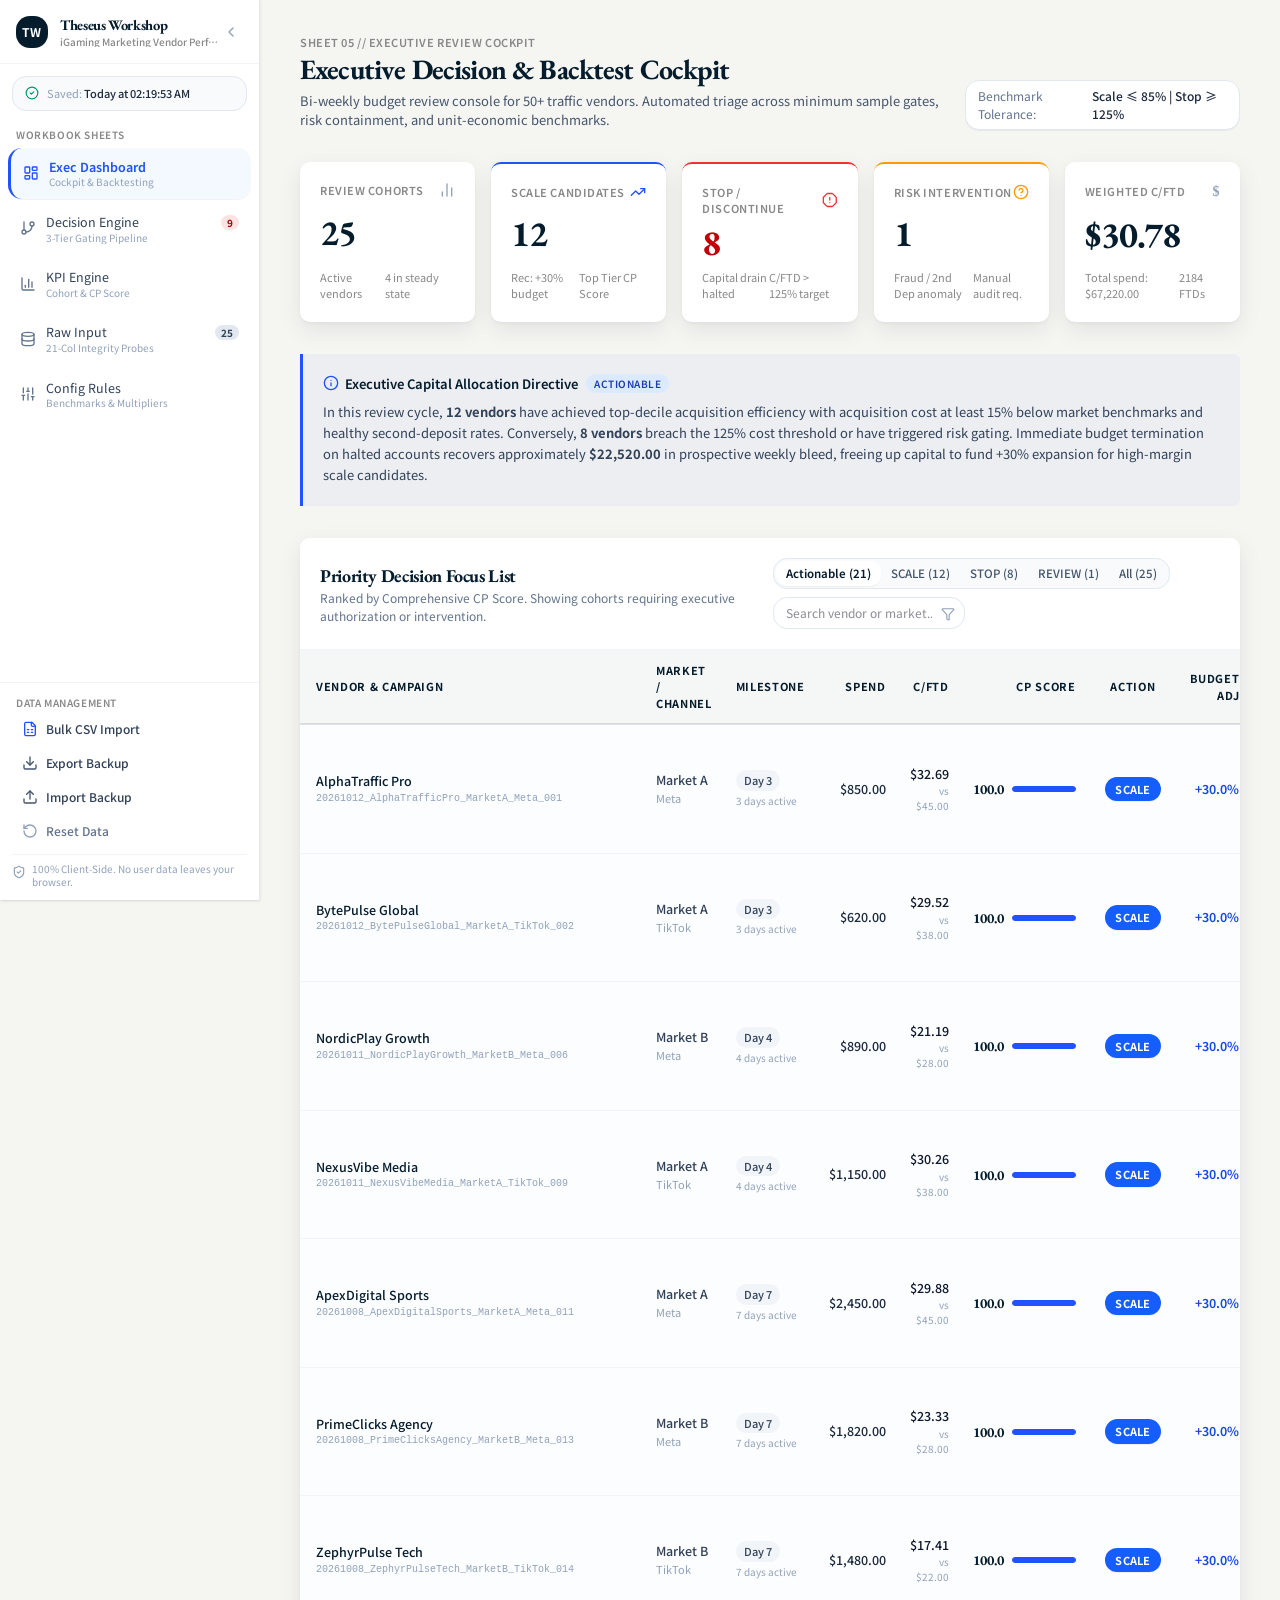
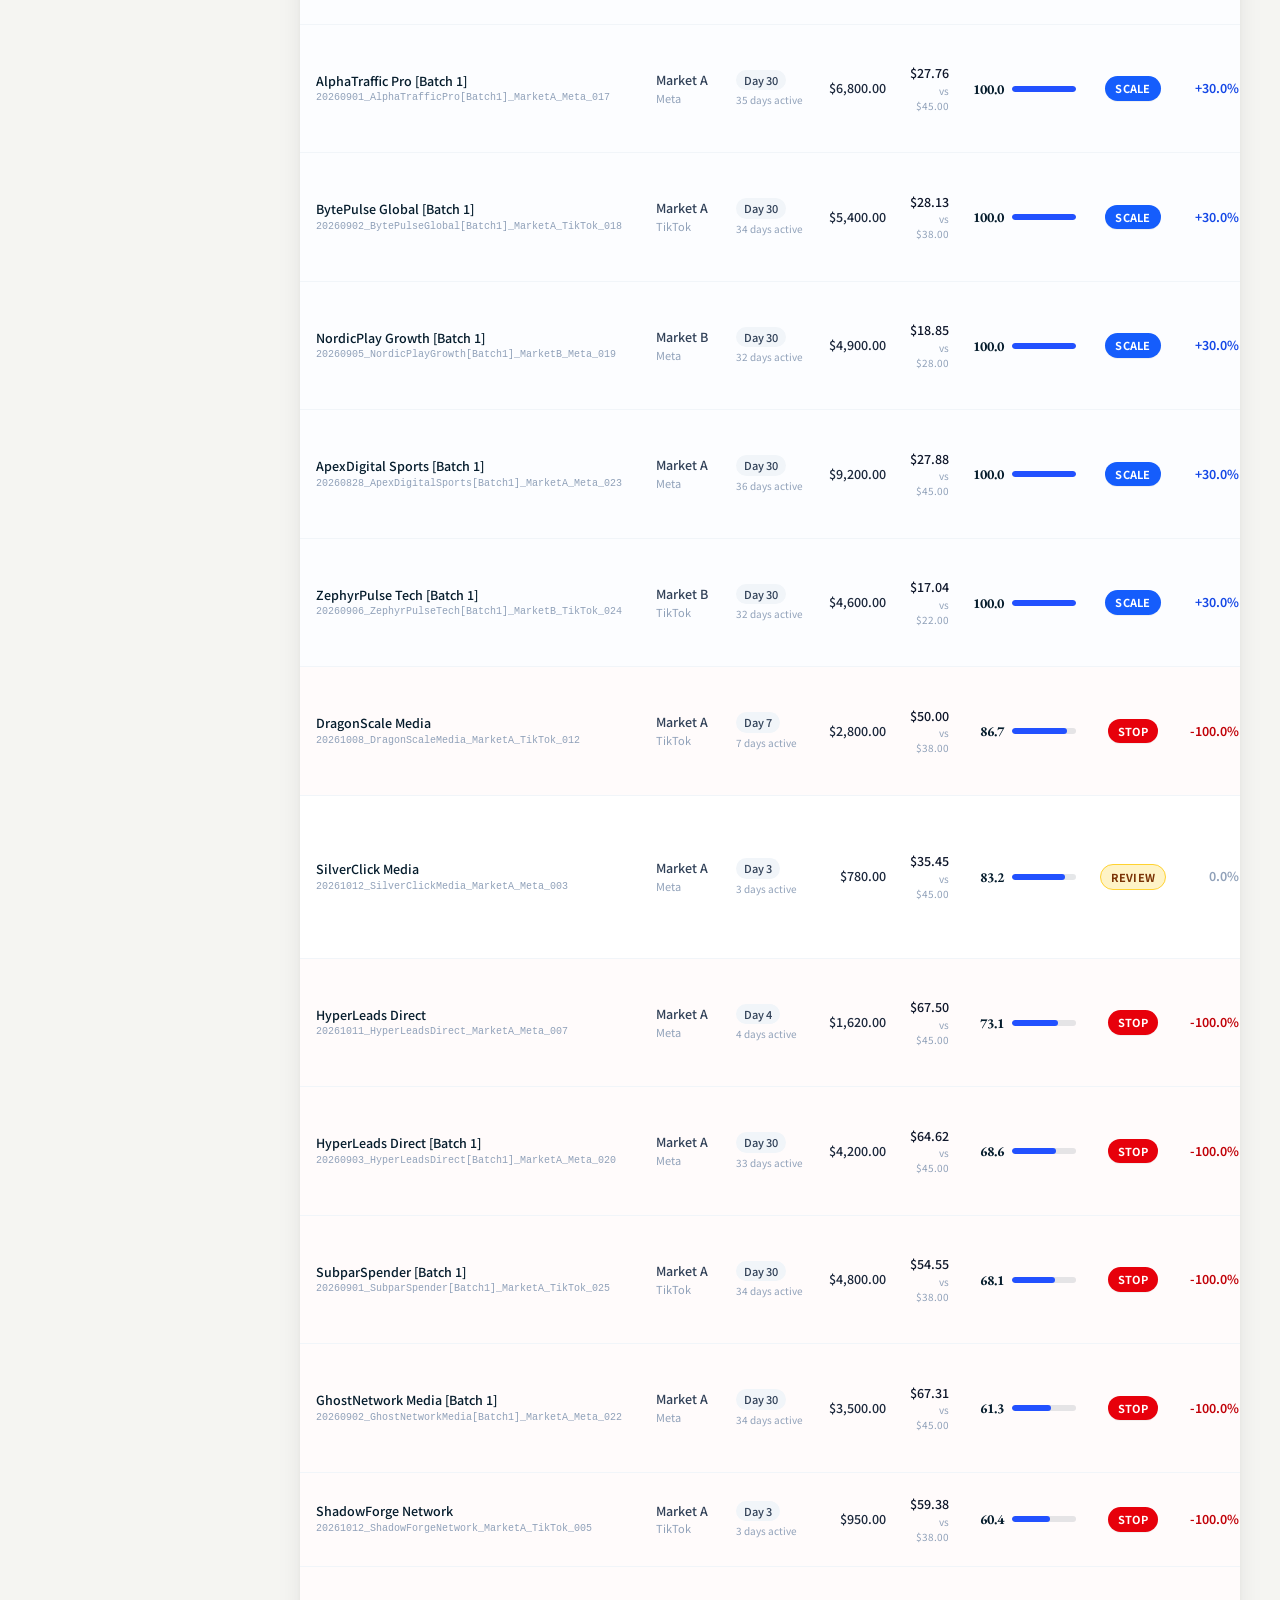
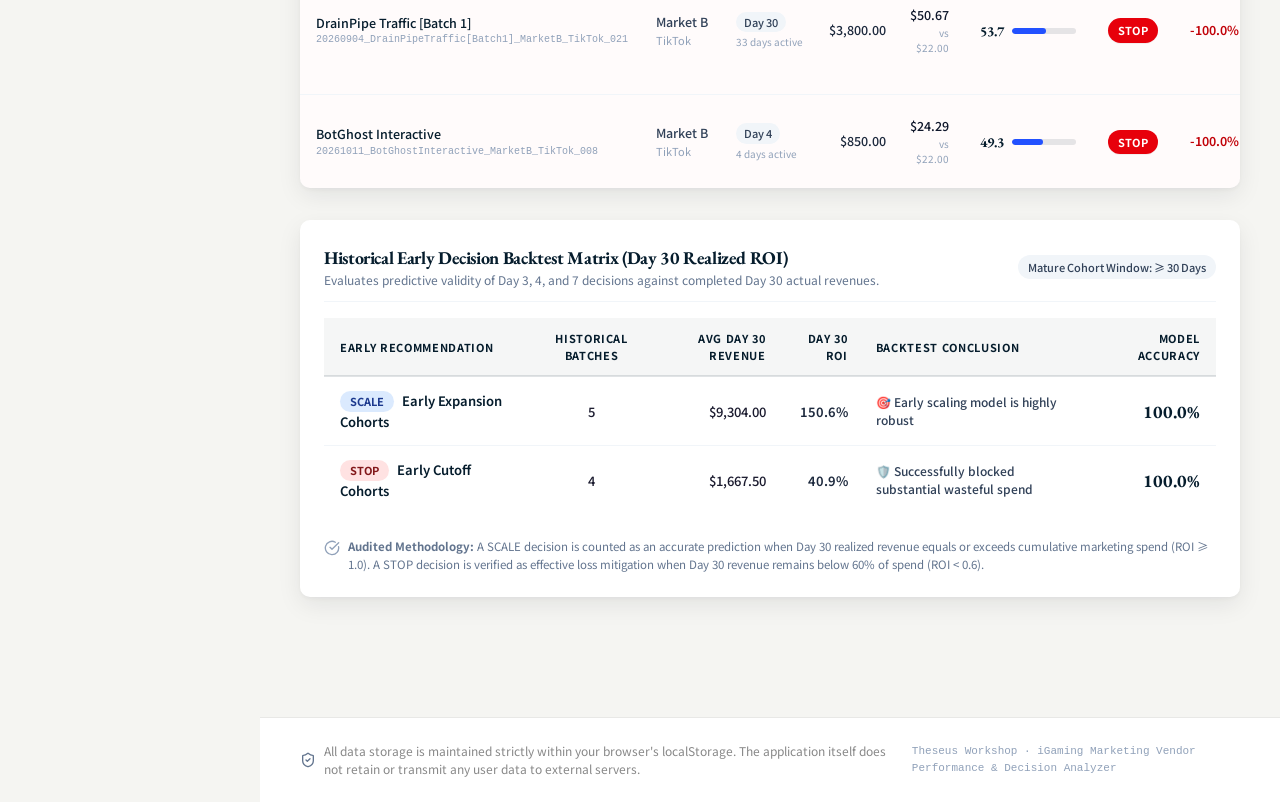
<file: index.html>
<!doctype html>
<html lang="en">
  <head>
    <meta charset="UTF-8" />
    <meta name="viewport" content="width=device-width, initial-scale=1.0" />
    <title>Theseus Workshop | iGaming Marketing Vendor Performance &amp; Decision Analyzer</title>
    <meta name="description" content="Theseus Workshop | Production SaaS decision analyzer and cohort economics engine for 50+ iGaming marketing vendors across Meta and TikTok with tiered gating rules, real-time formula recalculation, and historical backtesting." />
    <meta property="og:title" content="Theseus Workshop | iGaming Marketing Vendor Performance &amp; Decision Analyzer" />
    <meta property="og:description" content="Theseus Workshop | Production SaaS decision analyzer and cohort economics engine for 50+ iGaming marketing vendors across Meta and TikTok with tiered gating rules, real-time formula recalculation, and historical backtesting." />
    <meta property="og:type" content="website" />
    <meta name="twitter:card" content="summary_large_image" />
    <link rel="preconnect" href="https://fonts.googleapis.com" />
    <link rel="preconnect" href="https://fonts.gstatic.com" crossorigin />
    <link href="https://fonts.googleapis.com/css2?family=EB+Garamond:ital,wght@0,400..700;1,400..700&family=Noto+Sans+SC:wght@400;500;600;700&display=swap" rel="stylesheet" />
    <script type="module" crossorigin src="./assets/index-CeCCg0U8.js"></script>
    <link rel="stylesheet" crossorigin href="./assets/index-DtcJE3sl.css">
  </head>
  <body>
    <div id="root"></div>
  </body>
</html>
</file>
<file: assets/index-DtcJE3sl.css>
/*! tailwindcss v4.3.3 | MIT License | https://tailwindcss.com */
@layer properties{@supports (((-webkit-hyphens:none)) and (not (margin-trim:inline))) or ((-moz-orient:inline) and (not (color:rgb(from red r g b)))){*,:before,:after,::backdrop{--tw-translate-x:0;--tw-translate-y:0;--tw-translate-z:0;--tw-space-y-reverse:0;--tw-space-x-reverse:0;--tw-divide-y-reverse:0;--tw-border-style:solid;--tw-leading:initial;--tw-font-weight:initial;--tw-tracking:initial;--tw-shadow:0 0 #0000;--tw-shadow-color:initial;--tw-shadow-alpha:100%;--tw-inset-shadow:0 0 #0000;--tw-inset-shadow-color:initial;--tw-inset-shadow-alpha:100%;--tw-ring-color:initial;--tw-ring-shadow:0 0 #0000;--tw-inset-ring-color:initial;--tw-inset-ring-shadow:0 0 #0000;--tw-ring-inset:initial;--tw-ring-offset-width:0px;--tw-ring-offset-color:#fff;--tw-ring-offset-shadow:0 0 #0000;--tw-blur:initial;--tw-brightness:initial;--tw-contrast:initial;--tw-grayscale:initial;--tw-hue-rotate:initial;--tw-invert:initial;--tw-opacity:initial;--tw-saturate:initial;--tw-sepia:initial;--tw-drop-shadow:initial;--tw-drop-shadow-color:initial;--tw-drop-shadow-alpha:100%;--tw-drop-shadow-size:initial;--tw-backdrop-blur:initial;--tw-backdrop-brightness:initial;--tw-backdrop-contrast:initial;--tw-backdrop-grayscale:initial;--tw-backdrop-hue-rotate:initial;--tw-backdrop-invert:initial;--tw-backdrop-opacity:initial;--tw-backdrop-saturate:initial;--tw-backdrop-sepia:initial;--tw-duration:initial;--tw-ease:initial;--tw-scale-x:1;--tw-scale-y:1;--tw-scale-z:1}}}@layer theme{:root,:host{--font-sans:-apple-system, BlinkMacSystemFont, "Segoe UI", Roboto, "Helvetica Neue", "Noto Sans", Arial, sans-serif, "Apple Color Emoji", "Segoe UI Emoji", "Segoe UI Symbol", "Noto Color Emoji";--font-serif:ui-serif, Georgia, Cambria, "Times New Roman", Times, serif;--font-mono:ui-monospace, SFMono-Regular, Menlo, Monaco, Consolas, "Liberation Mono", "Courier New", monospace;--color-red-50:oklch(97.1% .013 17.38);--color-red-100:oklch(93.6% .032 17.717);--color-red-200:oklch(88.5% .062 18.334);--color-red-300:oklch(80.8% .114 19.571);--color-red-500:oklch(63.7% .237 25.331);--color-red-600:oklch(57.7% .245 27.325);--color-red-700:oklch(50.5% .213 27.518);--color-red-800:oklch(44.4% .177 26.899);--color-red-900:oklch(39.6% .141 25.723);--color-amber-50:oklch(98.7% .022 95.277);--color-amber-100:oklch(96.2% .059 95.617);--color-amber-300:oklch(87.9% .169 91.605);--color-amber-500:oklch(76.9% .188 70.08);--color-amber-600:oklch(66.6% .179 58.318);--color-amber-700:oklch(55.5% .163 48.998);--color-amber-800:oklch(47.3% .137 46.201);--color-amber-900:oklch(41.4% .112 45.904);--color-emerald-50:oklch(97.9% .021 166.113);--color-emerald-200:oklch(90.5% .093 164.15);--color-emerald-600:oklch(59.6% .145 163.225);--color-emerald-700:oklch(50.8% .118 165.612);--color-emerald-900:oklch(37.8% .077 168.94);--color-blue-50:oklch(97% .014 254.604);--color-blue-100:oklch(93.2% .032 255.585);--color-blue-600:oklch(54.6% .245 262.881);--color-blue-700:oklch(48.8% .243 264.376);--color-blue-800:oklch(42.4% .199 265.638);--color-blue-900:oklch(37.9% .146 265.522);--color-purple-600:oklch(55.8% .288 302.321);--color-slate-50:oklch(98.4% .003 247.858);--color-slate-100:oklch(96.8% .007 247.896);--color-slate-200:oklch(92.9% .013 255.508);--color-slate-300:oklch(86.9% .022 252.894);--color-slate-400:oklch(70.4% .04 256.788);--color-slate-500:oklch(55.4% .046 257.417);--color-slate-600:oklch(44.6% .043 257.281);--color-slate-700:oklch(37.2% .044 257.287);--color-slate-800:oklch(27.9% .041 260.031);--color-slate-900:oklch(20.8% .042 265.755);--color-white:#fff;--spacing:.25rem;--container-xs:20rem;--container-md:28rem;--container-lg:32rem;--container-2xl:42rem;--container-3xl:48rem;--text-xs:.75rem;--text-xs--line-height:calc(1 / .75);--text-sm:.875rem;--text-sm--line-height:calc(1.25 / .875);--font-weight-normal:400;--font-weight-medium:500;--font-weight-semibold:600;--font-weight-bold:700;--tracking-tight:-.025em;--tracking-wide:.025em;--tracking-wider:.05em;--leading-tight:1.25;--leading-normal:1.5;--leading-relaxed:1.625;--radius-sm:.25rem;--radius-md:.375rem;--radius-lg:.5rem;--radius-xl:.75rem;--shadow-md:0 4px 6px -1px #0000001a, 0 2px 4px -2px #0000001a;--shadow-lg:0 10px 15px -3px #0000001a, 0 4px 6px -4px #0000001a;--ease-in-out:cubic-bezier(.4, 0, .2, 1);--blur-xs:4px;--default-transition-duration:.15s;--default-transition-timing-function:cubic-bezier(.4, 0, .2, 1);--default-font-family:var(--font-sans);--default-mono-font-family:var(--font-mono)}}@layer base{*,:after,:before,::backdrop{box-sizing:border-box;border:0 solid;margin:0;padding:0}::file-selector-button{box-sizing:border-box;border:0 solid;margin:0;padding:0}html,:host{-webkit-text-size-adjust:100%;tab-size:4;line-height:1.5;font-family:var(--default-font-family,-apple-system, BlinkMacSystemFont, "Segoe UI", Roboto, "Helvetica Neue", "Noto Sans", Arial, sans-serif, "Apple Color Emoji", "Segoe UI Emoji", "Segoe UI Symbol", "Noto Color Emoji");font-feature-settings:var(--default-font-feature-settings,normal);font-variation-settings:var(--default-font-variation-settings,normal);-webkit-tap-highlight-color:transparent}hr{height:0;color:inherit;border-top-width:1px}abbr:where([title]){-webkit-text-decoration:underline dotted;text-decoration:underline dotted}h1,h2,h3,h4,h5,h6{font-size:inherit;font-weight:inherit}a{color:inherit;-webkit-text-decoration:inherit;-webkit-text-decoration:inherit;-webkit-text-decoration:inherit;-webkit-text-decoration:inherit;text-decoration:inherit}b,strong{font-weight:bolder}code,kbd,samp,pre{font-family:var(--default-mono-font-family,ui-monospace, SFMono-Regular, Menlo, Monaco, Consolas, "Liberation Mono", "Courier New", monospace);font-feature-settings:var(--default-mono-font-feature-settings,normal);font-variation-settings:var(--default-mono-font-variation-settings,normal);font-size:1em}small{font-size:80%}sub,sup{vertical-align:baseline;font-size:75%;line-height:0;position:relative}sub{bottom:-.25em}sup{top:-.5em}table{text-indent:0;border-color:inherit;border-collapse:collapse}:-moz-focusring:where(:not(iframe)){outline:auto}progress{vertical-align:baseline}summary{display:list-item}ol,ul,menu{list-style:none}img,svg,video,canvas,audio,iframe,embed,object{vertical-align:middle;display:block}img,video{max-width:100%;height:auto}button,input,select,optgroup,textarea{font:inherit;font-feature-settings:inherit;font-variation-settings:inherit;letter-spacing:inherit;color:inherit;opacity:1;background-color:#0000;border-radius:0}::file-selector-button{font:inherit;font-feature-settings:inherit;font-variation-settings:inherit;letter-spacing:inherit;color:inherit;opacity:1;background-color:#0000;border-radius:0}:where(select:is([multiple],[size])) optgroup{font-weight:bolder}:where(select:is([multiple],[size])) optgroup option{padding-inline-start:20px}::file-selector-button{margin-inline-end:4px}::placeholder{opacity:1}@supports (not ((-webkit-appearance:-apple-pay-button))) or (contain-intrinsic-size:1px){::placeholder{color:currentColor}@supports (color:color-mix(in lab, red, red)){::placeholder{color:color-mix(in oklab, currentcolor 50%, transparent)}}}textarea{resize:vertical}::-webkit-search-decoration{-webkit-appearance:none}::-webkit-date-and-time-value{min-height:1lh;text-align:inherit}::-webkit-datetime-edit{display:inline-flex}::-webkit-datetime-edit-fields-wrapper{padding:0}::-webkit-datetime-edit{padding-block:0}::-webkit-datetime-edit-year-field{padding-block:0}::-webkit-datetime-edit-month-field{padding-block:0}::-webkit-datetime-edit-day-field{padding-block:0}::-webkit-datetime-edit-hour-field{padding-block:0}::-webkit-datetime-edit-minute-field{padding-block:0}::-webkit-datetime-edit-second-field{padding-block:0}::-webkit-datetime-edit-millisecond-field{padding-block:0}::-webkit-datetime-edit-meridiem-field{padding-block:0}::-webkit-calendar-picker-indicator{line-height:1}:-moz-ui-invalid{box-shadow:none}button,input:where([type=button],[type=reset],[type=submit]){appearance:button}::file-selector-button{appearance:button}::-webkit-inner-spin-button{height:auto}::-webkit-outer-spin-button{height:auto}[hidden]:where(:not([hidden=until-found])){display:none!important}}@layer components;@layer utilities{.pointer-events-none{pointer-events:none}.visible{visibility:visible}.absolute{position:absolute}.fixed{position:fixed}.relative{position:relative}.sticky{position:sticky}.inset-0{inset:0}.top-0{top:0}.top-2\.5{top:calc(var(--spacing) * 2.5)}.right-0{right:0}.right-2\.5{right:calc(var(--spacing) * 2.5)}.bottom-0{bottom:0}.left-0{left:0}.isolate{isolation:isolate}.z-20{z-index:20}.z-40{z-index:40}.z-50{z-index:50}.mx-3{margin-inline:calc(var(--spacing) * 3)}.mx-auto{margin-inline:auto}.my-0\.5{margin-block:calc(var(--spacing) * .5)}.my-2{margin-block:calc(var(--spacing) * 2)}.mt-0\.5{margin-top:calc(var(--spacing) * .5)}.mt-1{margin-top:var(--spacing)}.mt-1\.5{margin-top:calc(var(--spacing) * 1.5)}.mt-3{margin-top:calc(var(--spacing) * 3)}.mt-4{margin-top:calc(var(--spacing) * 4)}.mt-12{margin-top:calc(var(--spacing) * 12)}.mr-1{margin-right:var(--spacing)}.mr-1\.5{margin-right:calc(var(--spacing) * 1.5)}.mr-2{margin-right:calc(var(--spacing) * 2)}.mb-1{margin-bottom:var(--spacing)}.mb-1\.5{margin-bottom:calc(var(--spacing) * 1.5)}.mb-2{margin-bottom:calc(var(--spacing) * 2)}.ml-1{margin-left:var(--spacing)}.ml-1\.5{margin-left:calc(var(--spacing) * 1.5)}.ml-2{margin-left:calc(var(--spacing) * 2)}.ml-2\.5{margin-left:calc(var(--spacing) * 2.5)}.block{display:block}.contents{display:contents}.flex{display:flex}.grid{display:grid}.hidden{display:none}.inline{display:inline}.inline-flex{display:inline-flex}.table{display:table}.h-3{height:calc(var(--spacing) * 3)}.h-3\.5{height:calc(var(--spacing) * 3.5)}.h-4{height:calc(var(--spacing) * 4)}.h-5{height:calc(var(--spacing) * 5)}.h-7{height:calc(var(--spacing) * 7)}.h-8{height:calc(var(--spacing) * 8)}.h-10{height:calc(var(--spacing) * 10)}.h-\[3px\]{height:3px}.h-\[56px\]{height:56px}.h-\[64px\]{height:64px}.h-full{height:100%}.h-screen{height:100vh}.max-h-\[90vh\]{max-height:90vh}.max-h-\[700px\]{max-height:700px}.min-h-screen{min-height:100vh}.w-3{width:calc(var(--spacing) * 3)}.w-3\.5{width:calc(var(--spacing) * 3.5)}.w-4{width:calc(var(--spacing) * 4)}.w-5{width:calc(var(--spacing) * 5)}.w-7{width:calc(var(--spacing) * 7)}.w-8{width:calc(var(--spacing) * 8)}.w-10{width:calc(var(--spacing) * 10)}.w-16{width:calc(var(--spacing) * 16)}.w-20{width:calc(var(--spacing) * 20)}.w-24{width:calc(var(--spacing) * 24)}.w-28{width:calc(var(--spacing) * 28)}.w-36{width:calc(var(--spacing) * 36)}.w-44{width:calc(var(--spacing) * 44)}.w-48{width:calc(var(--spacing) * 48)}.w-56{width:calc(var(--spacing) * 56)}.w-\[280px\]{width:280px}.w-full{width:100%}.max-w-2xl{max-width:var(--container-2xl)}.max-w-3xl{max-width:var(--container-3xl)}.max-w-\[1400px\]{max-width:1400px}.max-w-lg{max-width:var(--container-lg)}.max-w-md{max-width:var(--container-md)}.max-w-xs{max-width:var(--container-xs)}.min-w-0{min-width:0}.min-w-\[70px\]{min-width:70px}.min-w-\[75px\]{min-width:75px}.min-w-\[80px\]{min-width:80px}.min-w-\[85px\]{min-width:85px}.min-w-\[90px\]{min-width:90px}.min-w-\[95px\]{min-width:95px}.min-w-\[105px\]{min-width:105px}.min-w-\[110px\]{min-width:110px}.min-w-\[150px\]{min-width:150px}.min-w-\[160px\]{min-width:160px}.min-w-\[170px\]{min-width:170px}.min-w-\[190px\]{min-width:190px}.flex-1{flex:1}.shrink-0{flex-shrink:0}.border-collapse{border-collapse:collapse}.-translate-x-full{--tw-translate-x:-100%;translate:var(--tw-translate-x) var(--tw-translate-y)}.translate-x-0{--tw-translate-x:0px;translate:var(--tw-translate-x) var(--tw-translate-y)}.cursor-pointer{cursor:pointer}.grid-cols-1{grid-template-columns:repeat(1,minmax(0,1fr))}.grid-cols-2{grid-template-columns:repeat(2,minmax(0,1fr))}.grid-cols-3{grid-template-columns:repeat(3,minmax(0,1fr))}.flex-col{flex-direction:column}.flex-wrap{flex-wrap:wrap}.items-center{align-items:center}.items-end{align-items:flex-end}.items-start{align-items:flex-start}.justify-between{justify-content:space-between}.justify-center{justify-content:center}.justify-end{justify-content:flex-end}.gap-2{gap:calc(var(--spacing) * 2)}.gap-2\.5{gap:calc(var(--spacing) * 2.5)}.gap-3{gap:calc(var(--spacing) * 3)}.gap-4{gap:calc(var(--spacing) * 4)}.gap-6{gap:calc(var(--spacing) * 6)}:where(.space-y-1>:not(:last-child)){--tw-space-y-reverse:0;margin-block-start:calc(var(--spacing) * var(--tw-space-y-reverse));margin-block-end:calc(var(--spacing) * calc(1 - var(--tw-space-y-reverse)))}:where(.space-y-1\.5>:not(:last-child)){--tw-space-y-reverse:0;margin-block-start:calc(calc(var(--spacing) * 1.5) * var(--tw-space-y-reverse));margin-block-end:calc(calc(var(--spacing) * 1.5) * calc(1 - var(--tw-space-y-reverse)))}:where(.space-y-2>:not(:last-child)){--tw-space-y-reverse:0;margin-block-start:calc(calc(var(--spacing) * 2) * var(--tw-space-y-reverse));margin-block-end:calc(calc(var(--spacing) * 2) * calc(1 - var(--tw-space-y-reverse)))}:where(.space-y-3>:not(:last-child)){--tw-space-y-reverse:0;margin-block-start:calc(calc(var(--spacing) * 3) * var(--tw-space-y-reverse));margin-block-end:calc(calc(var(--spacing) * 3) * calc(1 - var(--tw-space-y-reverse)))}:where(.space-y-4>:not(:last-child)){--tw-space-y-reverse:0;margin-block-start:calc(calc(var(--spacing) * 4) * var(--tw-space-y-reverse));margin-block-end:calc(calc(var(--spacing) * 4) * calc(1 - var(--tw-space-y-reverse)))}:where(.space-y-6>:not(:last-child)){--tw-space-y-reverse:0;margin-block-start:calc(calc(var(--spacing) * 6) * var(--tw-space-y-reverse));margin-block-end:calc(calc(var(--spacing) * 6) * calc(1 - var(--tw-space-y-reverse)))}:where(.space-y-8>:not(:last-child)){--tw-space-y-reverse:0;margin-block-start:calc(calc(var(--spacing) * 8) * var(--tw-space-y-reverse));margin-block-end:calc(calc(var(--spacing) * 8) * calc(1 - var(--tw-space-y-reverse)))}:where(.space-x-1>:not(:last-child)){--tw-space-x-reverse:0;margin-inline-start:calc(var(--spacing) * var(--tw-space-x-reverse));margin-inline-end:calc(var(--spacing) * calc(1 - var(--tw-space-x-reverse)))}:where(.space-x-1\.5>:not(:last-child)){--tw-space-x-reverse:0;margin-inline-start:calc(calc(var(--spacing) * 1.5) * var(--tw-space-x-reverse));margin-inline-end:calc(calc(var(--spacing) * 1.5) * calc(1 - var(--tw-space-x-reverse)))}:where(.space-x-2>:not(:last-child)){--tw-space-x-reverse:0;margin-inline-start:calc(calc(var(--spacing) * 2) * var(--tw-space-x-reverse));margin-inline-end:calc(calc(var(--spacing) * 2) * calc(1 - var(--tw-space-x-reverse)))}:where(.space-x-2\.5>:not(:last-child)){--tw-space-x-reverse:0;margin-inline-start:calc(calc(var(--spacing) * 2.5) * var(--tw-space-x-reverse));margin-inline-end:calc(calc(var(--spacing) * 2.5) * calc(1 - var(--tw-space-x-reverse)))}:where(.space-x-3>:not(:last-child)){--tw-space-x-reverse:0;margin-inline-start:calc(calc(var(--spacing) * 3) * var(--tw-space-x-reverse));margin-inline-end:calc(calc(var(--spacing) * 3) * calc(1 - var(--tw-space-x-reverse)))}:where(.space-x-6>:not(:last-child)){--tw-space-x-reverse:0;margin-inline-start:calc(calc(var(--spacing) * 6) * var(--tw-space-x-reverse));margin-inline-end:calc(calc(var(--spacing) * 6) * calc(1 - var(--tw-space-x-reverse)))}:where(.divide-y>:not(:last-child)){--tw-divide-y-reverse:0;border-bottom-style:var(--tw-border-style);border-top-style:var(--tw-border-style);border-top-width:calc(1px * var(--tw-divide-y-reverse));border-bottom-width:calc(1px * calc(1 - var(--tw-divide-y-reverse)))}:where(.divide-slate-100>:not(:last-child)){border-color:var(--color-slate-100)}:where(.divide-slate-200>:not(:last-child)){border-color:var(--color-slate-200)}.truncate{text-overflow:ellipsis;white-space:nowrap;overflow:hidden}.overflow-hidden{overflow:hidden}.overflow-x-auto{overflow-x:auto}.overflow-y-auto{overflow-y:auto}.rounded{border-radius:.25rem}.rounded-full{border-radius:2147483647px}.rounded-lg{border-radius:var(--radius-lg)}.rounded-md{border-radius:var(--radius-md)}.rounded-sm{border-radius:var(--radius-sm)}.rounded-xl{border-radius:var(--radius-xl)}.rounded-t{border-top-left-radius:.25rem;border-top-right-radius:.25rem}.border{border-style:var(--tw-border-style);border-width:1px}.border-2{border-style:var(--tw-border-style);border-width:2px}.border-t{border-top-style:var(--tw-border-style);border-top-width:1px}.border-t-2{border-top-style:var(--tw-border-style);border-top-width:2px}.border-r{border-right-style:var(--tw-border-style);border-right-width:1px}.border-b{border-bottom-style:var(--tw-border-style);border-bottom-width:1px}.border-b-2{border-bottom-style:var(--tw-border-style);border-bottom-width:2px}.border-l-3{border-left-style:var(--tw-border-style);border-left-width:3px}.border-dashed{--tw-border-style:dashed;border-style:dashed}.border-\[var\(--color-accent\)\]{border-color:var(--color-accent)}.border-\[var\(--color-border\)\]{border-color:var(--color-border)}.border-\[var\(--nav-border\)\]{border-color:var(--nav-border)}.border-\[var\(--table-header-sep\)\]{border-color:var(--table-header-sep)}.border-amber-300{border-color:var(--color-amber-300)}.border-amber-500{border-color:var(--color-amber-500)}.border-emerald-200{border-color:var(--color-emerald-200)}.border-red-200{border-color:var(--color-red-200)}.border-red-300{border-color:var(--color-red-300)}.border-red-500{border-color:var(--color-red-500)}.border-slate-100{border-color:var(--color-slate-100)}.border-slate-200{border-color:var(--color-slate-200)}.border-slate-300{border-color:var(--color-slate-300)}.border-slate-400{border-color:var(--color-slate-400)}.border-transparent{border-color:#0000}.bg-\[\#FAFAFA\]{background-color:#fafafa}.bg-\[\#FFFDE7\]{background-color:#fffde7}.bg-\[var\(--color-accent\)\]{background-color:var(--color-accent)}.bg-\[var\(--color-bg\)\]{background-color:var(--color-bg)}.bg-\[var\(--color-primary\)\]{background-color:var(--color-primary)}.bg-\[var\(--nav-bg\)\]{background-color:var(--nav-bg)}.bg-\[var\(--table-header-bg\)\]{background-color:var(--table-header-bg)}.bg-amber-50\/70{background-color:#fffbebb3}@supports (color:color-mix(in lab, red, red)){.bg-amber-50\/70{background-color:color-mix(in oklab, var(--color-amber-50) 70%, transparent)}}.bg-amber-100{background-color:var(--color-amber-100)}.bg-blue-50{background-color:var(--color-blue-50)}.bg-blue-50\/15{background-color:#eff6ff26}@supports (color:color-mix(in lab, red, red)){.bg-blue-50\/15{background-color:color-mix(in oklab, var(--color-blue-50) 15%, transparent)}}.bg-blue-50\/20{background-color:#eff6ff33}@supports (color:color-mix(in lab, red, red)){.bg-blue-50\/20{background-color:color-mix(in oklab, var(--color-blue-50) 20%, transparent)}}.bg-blue-50\/70{background-color:#eff6ffb3}@supports (color:color-mix(in lab, red, red)){.bg-blue-50\/70{background-color:color-mix(in oklab, var(--color-blue-50) 70%, transparent)}}.bg-blue-100{background-color:var(--color-blue-100)}.bg-blue-600{background-color:var(--color-blue-600)}.bg-emerald-50{background-color:var(--color-emerald-50)}.bg-red-50{background-color:var(--color-red-50)}.bg-red-50\/20{background-color:#fef2f233}@supports (color:color-mix(in lab, red, red)){.bg-red-50\/20{background-color:color-mix(in oklab, var(--color-red-50) 20%, transparent)}}.bg-red-50\/30{background-color:#fef2f24d}@supports (color:color-mix(in lab, red, red)){.bg-red-50\/30{background-color:color-mix(in oklab, var(--color-red-50) 30%, transparent)}}.bg-red-50\/40{background-color:#fef2f266}@supports (color:color-mix(in lab, red, red)){.bg-red-50\/40{background-color:color-mix(in oklab, var(--color-red-50) 40%, transparent)}}.bg-red-100{background-color:var(--color-red-100)}.bg-red-600{background-color:var(--color-red-600)}.bg-slate-50{background-color:var(--color-slate-50)}.bg-slate-50\/50{background-color:#f8fafc80}@supports (color:color-mix(in lab, red, red)){.bg-slate-50\/50{background-color:color-mix(in oklab, var(--color-slate-50) 50%, transparent)}}.bg-slate-100{background-color:var(--color-slate-100)}.bg-slate-100\/90{background-color:#f1f5f9e6}@supports (color:color-mix(in lab, red, red)){.bg-slate-100\/90{background-color:color-mix(in oklab, var(--color-slate-100) 90%, transparent)}}.bg-slate-200{background-color:var(--color-slate-200)}.bg-slate-900\/40{background-color:#0f172b66}@supports (color:color-mix(in lab, red, red)){.bg-slate-900\/40{background-color:color-mix(in oklab, var(--color-slate-900) 40%, transparent)}}.bg-white{background-color:var(--color-white)}.p-0\.5{padding:calc(var(--spacing) * .5)}.p-1{padding:var(--spacing)}.p-1\.5{padding:calc(var(--spacing) * 1.5)}.p-2{padding:calc(var(--spacing) * 2)}.p-2\.5{padding:calc(var(--spacing) * 2.5)}.p-3{padding:calc(var(--spacing) * 3)}.p-3\.5{padding:calc(var(--spacing) * 3.5)}.p-4{padding:calc(var(--spacing) * 4)}.p-5{padding:calc(var(--spacing) * 5)}.p-6{padding:calc(var(--spacing) * 6)}.px-1{padding-inline:var(--spacing)}.px-1\.5{padding-inline:calc(var(--spacing) * 1.5)}.px-2{padding-inline:calc(var(--spacing) * 2)}.px-2\.5{padding-inline:calc(var(--spacing) * 2.5)}.px-3{padding-inline:calc(var(--spacing) * 3)}.px-3\.5{padding-inline:calc(var(--spacing) * 3.5)}.px-4{padding-inline:calc(var(--spacing) * 4)}.px-5{padding-inline:calc(var(--spacing) * 5)}.px-6{padding-inline:calc(var(--spacing) * 6)}.py-0\.5{padding-block:calc(var(--spacing) * .5)}.py-1{padding-block:var(--spacing)}.py-1\.5{padding-block:calc(var(--spacing) * 1.5)}.py-2{padding-block:calc(var(--spacing) * 2)}.py-2\.5{padding-block:calc(var(--spacing) * 2.5)}.py-3{padding-block:calc(var(--spacing) * 3)}.py-3\.5{padding-block:calc(var(--spacing) * 3.5)}.py-4{padding-block:calc(var(--spacing) * 4)}.py-6{padding-block:calc(var(--spacing) * 6)}.py-10{padding-block:calc(var(--spacing) * 10)}.pt-1{padding-top:var(--spacing)}.pt-2{padding-top:calc(var(--spacing) * 2)}.pt-3{padding-top:calc(var(--spacing) * 3)}.pr-8{padding-right:calc(var(--spacing) * 8)}.pb-3{padding-bottom:calc(var(--spacing) * 3)}.pb-12{padding-bottom:calc(var(--spacing) * 12)}.pl-3{padding-left:calc(var(--spacing) * 3)}.pl-6{padding-left:calc(var(--spacing) * 6)}.text-center{text-align:center}.text-left{text-align:left}.text-right{text-align:right}.font-mono{font-family:var(--font-mono)}.font-serif{font-family:var(--font-serif)}.text-sm{font-size:var(--text-sm);line-height:var(--tw-leading,var(--text-sm--line-height))}.text-xs{font-size:var(--text-xs);line-height:var(--tw-leading,var(--text-xs--line-height))}.text-\[9\.5px\]{font-size:9.5px}.text-\[10\.5px\]{font-size:10.5px}.text-\[10px\]{font-size:10px}.text-\[11\.5px\]{font-size:11.5px}.text-\[11px\]{font-size:11px}.text-\[12\.5px\]{font-size:12.5px}.text-\[12px\]{font-size:12px}.text-\[13\.5px\]{font-size:13.5px}.text-\[13px\]{font-size:13px}.text-\[14\.5px\]{font-size:14.5px}.text-\[15px\]{font-size:15px}.text-\[16px\]{font-size:16px}.text-\[17px\]{font-size:17px}.text-\[18px\]{font-size:18px}.text-\[20px\]{font-size:20px}.text-\[22px\]{font-size:22px}.text-\[28px\]{font-size:28px}.text-\[36px\]{font-size:36px}.leading-none{--tw-leading:1;line-height:1}.leading-normal{--tw-leading:var(--leading-normal);line-height:var(--leading-normal)}.leading-relaxed{--tw-leading:var(--leading-relaxed);line-height:var(--leading-relaxed)}.leading-tight{--tw-leading:var(--leading-tight);line-height:var(--leading-tight)}.font-bold{--tw-font-weight:var(--font-weight-bold);font-weight:var(--font-weight-bold)}.font-medium{--tw-font-weight:var(--font-weight-medium);font-weight:var(--font-weight-medium)}.font-normal{--tw-font-weight:var(--font-weight-normal);font-weight:var(--font-weight-normal)}.font-semibold{--tw-font-weight:var(--font-weight-semibold);font-weight:var(--font-weight-semibold)}.tracking-tight{--tw-tracking:var(--tracking-tight);letter-spacing:var(--tracking-tight)}.tracking-wide{--tw-tracking:var(--tracking-wide);letter-spacing:var(--tracking-wide)}.tracking-wider{--tw-tracking:var(--tracking-wider);letter-spacing:var(--tracking-wider)}.whitespace-nowrap{white-space:nowrap}.text-\[var\(--color-accent\)\]{color:var(--color-accent)}.text-\[var\(--color-muted\)\]{color:var(--color-muted)}.text-\[var\(--color-primary\)\]{color:var(--color-primary)}.text-\[var\(--nav-text-inactive\)\]{color:var(--nav-text-inactive)}.text-amber-500{color:var(--color-amber-500)}.text-amber-600{color:var(--color-amber-600)}.text-amber-700{color:var(--color-amber-700)}.text-amber-800{color:var(--color-amber-800)}.text-amber-900{color:var(--color-amber-900)}.text-blue-700{color:var(--color-blue-700)}.text-blue-800{color:var(--color-blue-800)}.text-blue-900{color:var(--color-blue-900)}.text-emerald-600{color:var(--color-emerald-600)}.text-emerald-700{color:var(--color-emerald-700)}.text-emerald-900{color:var(--color-emerald-900)}.text-purple-600{color:var(--color-purple-600)}.text-red-500{color:var(--color-red-500)}.text-red-600{color:var(--color-red-600)}.text-red-700{color:var(--color-red-700)}.text-red-800{color:var(--color-red-800)}.text-red-900{color:var(--color-red-900)}.text-slate-300{color:var(--color-slate-300)}.text-slate-400{color:var(--color-slate-400)}.text-slate-500{color:var(--color-slate-500)}.text-slate-600{color:var(--color-slate-600)}.text-slate-700{color:var(--color-slate-700)}.text-slate-800{color:var(--color-slate-800)}.text-slate-900{color:var(--color-slate-900)}.text-white{color:var(--color-white)}.uppercase{text-transform:uppercase}.shadow-2xl{--tw-shadow:0 25px 50px -12px var(--tw-shadow-color,#00000040);box-shadow:var(--tw-inset-shadow), var(--tw-inset-ring-shadow), var(--tw-ring-offset-shadow), var(--tw-ring-shadow), var(--tw-shadow)}.shadow-2xs{--tw-shadow:0 1px var(--tw-shadow-color,#0000000d);box-shadow:var(--tw-inset-shadow), var(--tw-inset-ring-shadow), var(--tw-ring-offset-shadow), var(--tw-ring-shadow), var(--tw-shadow)}.shadow-sm{--tw-shadow:0 1px 3px 0 var(--tw-shadow-color,#0000001a), 0 1px 2px -1px var(--tw-shadow-color,#0000001a);box-shadow:var(--tw-inset-shadow), var(--tw-inset-ring-shadow), var(--tw-ring-offset-shadow), var(--tw-ring-shadow), var(--tw-shadow)}.shadow-xs{--tw-shadow:0 1px 2px 0 var(--tw-shadow-color,#0000000d);box-shadow:var(--tw-inset-shadow), var(--tw-inset-ring-shadow), var(--tw-ring-offset-shadow), var(--tw-ring-shadow), var(--tw-shadow)}.filter{filter:var(--tw-blur,) var(--tw-brightness,) var(--tw-contrast,) var(--tw-grayscale,) var(--tw-hue-rotate,) var(--tw-invert,) var(--tw-saturate,) var(--tw-sepia,) var(--tw-drop-shadow,)}.backdrop-blur-xs{--tw-backdrop-blur:blur(var(--blur-xs));-webkit-backdrop-filter:var(--tw-backdrop-blur,) var(--tw-backdrop-brightness,) var(--tw-backdrop-contrast,) var(--tw-backdrop-grayscale,) var(--tw-backdrop-hue-rotate,) var(--tw-backdrop-invert,) var(--tw-backdrop-opacity,) var(--tw-backdrop-saturate,) var(--tw-backdrop-sepia,);backdrop-filter:var(--tw-backdrop-blur,) var(--tw-backdrop-brightness,) var(--tw-backdrop-contrast,) var(--tw-backdrop-grayscale,) var(--tw-backdrop-hue-rotate,) var(--tw-backdrop-invert,) var(--tw-backdrop-opacity,) var(--tw-backdrop-saturate,) var(--tw-backdrop-sepia,)}.transition-all{transition-property:all;transition-timing-function:var(--tw-ease,var(--default-transition-timing-function));transition-duration:var(--tw-duration,var(--default-transition-duration))}.transition-colors{transition-property:color,background-color,border-color,outline-color,text-decoration-color,fill,stroke,--tw-gradient-from,--tw-gradient-via,--tw-gradient-to;transition-timing-function:var(--tw-ease,var(--default-transition-timing-function));transition-duration:var(--tw-duration,var(--default-transition-duration))}.duration-200{--tw-duration:.2s;transition-duration:.2s}.ease-in-out{--tw-ease:var(--ease-in-out);transition-timing-function:var(--ease-in-out)}.select-all{-webkit-user-select:all;user-select:all}.select-none{-webkit-user-select:none;user-select:none}.selection\:bg-blue-100 ::selection{background-color:var(--color-blue-100)}.selection\:bg-blue-100::selection{background-color:var(--color-blue-100)}.selection\:text-blue-900 ::selection{color:var(--color-blue-900)}.selection\:text-blue-900::selection{color:var(--color-blue-900)}.last\:border-0:last-child{border-style:var(--tw-border-style);border-width:0}@media (hover:hover){.hover\:border-\[var\(--color-accent\)\]:hover{border-color:var(--color-accent)}.hover\:bg-red-50:hover{background-color:var(--color-red-50)}.hover\:bg-red-100:hover{background-color:var(--color-red-100)}.hover\:bg-red-200:hover{background-color:var(--color-red-200)}.hover\:bg-red-700:hover{background-color:var(--color-red-700)}.hover\:bg-slate-50:hover{background-color:var(--color-slate-50)}.hover\:bg-slate-50\/60:hover{background-color:#f8fafc99}@supports (color:color-mix(in lab, red, red)){.hover\:bg-slate-50\/60:hover{background-color:color-mix(in oklab, var(--color-slate-50) 60%, transparent)}}.hover\:bg-slate-50\/70:hover{background-color:#f8fafcb3}@supports (color:color-mix(in lab, red, red)){.hover\:bg-slate-50\/70:hover{background-color:color-mix(in oklab, var(--color-slate-50) 70%, transparent)}}.hover\:bg-slate-50\/80:hover{background-color:#f8fafccc}@supports (color:color-mix(in lab, red, red)){.hover\:bg-slate-50\/80:hover{background-color:color-mix(in oklab, var(--color-slate-50) 80%, transparent)}}.hover\:bg-slate-100:hover{background-color:var(--color-slate-100)}.hover\:bg-slate-100\/50:hover{background-color:#f1f5f980}@supports (color:color-mix(in lab, red, red)){.hover\:bg-slate-100\/50:hover{background-color:color-mix(in oklab, var(--color-slate-100) 50%, transparent)}}.hover\:bg-slate-100\/70:hover{background-color:#f1f5f9b3}@supports (color:color-mix(in lab, red, red)){.hover\:bg-slate-100\/70:hover{background-color:color-mix(in oklab, var(--color-slate-100) 70%, transparent)}}.hover\:bg-slate-200:hover{background-color:var(--color-slate-200)}.hover\:bg-slate-800:hover{background-color:var(--color-slate-800)}.hover\:text-\[var\(--color-accent\)\]:hover{color:var(--color-accent)}.hover\:text-\[var\(--color-primary\)\]:hover{color:var(--color-primary)}.hover\:text-red-700:hover{color:var(--color-red-700)}.hover\:text-slate-600:hover{color:var(--color-slate-600)}.hover\:text-slate-700:hover{color:var(--color-slate-700)}.hover\:text-slate-900:hover{color:var(--color-slate-900)}.hover\:underline:hover{text-decoration-line:underline}}.focus\:ring-1:focus{--tw-ring-shadow:var(--tw-ring-inset,) 0 0 0 calc(1px + var(--tw-ring-offset-width)) var(--tw-ring-color,currentcolor);box-shadow:var(--tw-inset-shadow), var(--tw-inset-ring-shadow), var(--tw-ring-offset-shadow), var(--tw-ring-shadow), var(--tw-shadow)}.focus\:ring-\[var\(--color-accent\)\]:focus{--tw-ring-color:var(--color-accent)}.focus\:outline-none:focus{--tw-outline-style:none;outline-style:none}.active\:scale-95:active{--tw-scale-x:95%;--tw-scale-y:95%;--tw-scale-z:95%;scale:var(--tw-scale-x) var(--tw-scale-y)}.disabled\:opacity-50:disabled{opacity:.5}@media (width>=40rem){.sm\:grid-cols-2{grid-template-columns:repeat(2,minmax(0,1fr))}.sm\:grid-cols-3{grid-template-columns:repeat(3,minmax(0,1fr))}.sm\:grid-cols-4{grid-template-columns:repeat(4,minmax(0,1fr))}.sm\:grid-cols-6{grid-template-columns:repeat(6,minmax(0,1fr))}.sm\:flex-row{flex-direction:row}.sm\:items-center{align-items:center}.sm\:px-10{padding-inline:calc(var(--spacing) * 10)}}@media (width>=48rem){.md\:sticky{position:sticky}.md\:top-0{top:0}.md\:flex{display:flex}.md\:hidden{display:none}.md\:w-\[72px\]{width:72px}.md\:w-\[260px\]{width:260px}.md\:translate-x-0{--tw-translate-x:0px;translate:var(--tw-translate-x) var(--tw-translate-y)}.md\:grid-cols-3{grid-template-columns:repeat(3,minmax(0,1fr))}.md\:flex-row{flex-direction:row}.md\:items-end{align-items:flex-end}}@media (width>=64rem){.lg\:flex{display:flex}.lg\:grid-cols-5{grid-template-columns:repeat(5,minmax(0,1fr))}.lg\:flex-row{flex-direction:row}.lg\:items-center{align-items:center}}}:root{--color-primary:#051c2c;--color-accent:#2251ff;--color-bg:#f5f5f2;--color-muted:#888;--color-body-text:#1a1a2e;--color-positive:#00c853;--color-negative:#d32f2f;--color-surface:#fff;--color-input-bg:#fffde7;--color-border:#e8e8e6;--nav-bg:#fff;--nav-border:#e8e8e6;--nav-text:#051c2c;--nav-text-inactive:#051c2c73;--table-header-bg:#051c2c0a;--table-header-sep:#051c2c1f;--insight-bg:#2251ff0a;--anomaly-bg:#d32f2f0a;--font-heading:"EB Garamond", Georgia, serif;--font-body:-apple-system, BlinkMacSystemFont, "Segoe UI", Roboto, "Noto Sans SC", sans-serif;--tracking-display:-.03em;--tracking-heading:-.02em;--tracking-table-head:.06em;--radius-sm:6px;--radius-md:10px;--radius-lg:14px;--radius-pill:9999px;--shadow-sm:0 1px 2px #051c2c0a, 0 2px 8px #051c2c0f;--shadow-md:0 2px 4px #051c2c0a, 0 8px 24px #051c2c14;--shadow-lg:0 4px 8px #051c2c0f, 0 16px 48px #051c2c24;--transition-fast:.15s cubic-bezier(.25, .46, .45, .94);--transition-normal:.22s cubic-bezier(0, 0, .2, 1)}body{background-color:var(--color-bg);color:var(--color-body-text);font-family:var(--font-body);-webkit-font-smoothing:antialiased;-moz-osx-font-smoothing:grayscale;text-rendering:optimizelegibility;font-size:13px;line-height:1.5}.font-heading{font-family:var(--font-heading)}.tracking-display{letter-spacing:var(--tracking-display)}.tracking-heading{letter-spacing:var(--tracking-heading)}.tracking-table-head{letter-spacing:var(--tracking-table-head)}.saas-card{background-color:var(--color-surface);border-radius:var(--radius-md);box-shadow:var(--shadow-md);transition:transform var(--transition-normal), box-shadow var(--transition-normal)}.saas-card:hover{box-shadow:var(--shadow-lg);transform:translateY(-2px)}.saas-card-static{background-color:var(--color-surface);border-radius:var(--radius-md);box-shadow:var(--shadow-md)}.insight-block{background-color:var(--insight-bg);border-left:3px solid var(--color-accent);border-radius:0 var(--radius-sm) var(--radius-sm) 0}.anomaly-block{background-color:var(--anomaly-bg);border-left:3px solid var(--color-negative);border-radius:0 var(--radius-sm) var(--radius-sm) 0}.editable-cell-input{background-color:var(--color-input-bg);transition:background-color var(--transition-fast), outline-color var(--transition-fast)}.editable-cell-input:focus{outline:2px solid var(--color-accent);background-color:#fff9c4}.interactive-cell{transition:transform var(--transition-fast), filter var(--transition-fast)}.interactive-cell:hover{filter:brightness(1.08);transform:scale(1.04)}@keyframes fadeUpAnim{0%{opacity:0;transform:translateY(10px)}to{opacity:1;transform:translateY(0)}}.page-enter{animation:.22s cubic-bezier(0,0,.2,1) forwards fadeUpAnim}.data-bar-track{background-color:#051c2c1a;border-radius:9999px;height:6px;overflow:hidden}.data-bar-fill{background-color:var(--color-accent);border-radius:9999px;height:100%;transition:width .3s}::-webkit-scrollbar{width:6px;height:6px}::-webkit-scrollbar-track{background:#051c2c08}::-webkit-scrollbar-thumb{background:#051c2c33;border-radius:3px}::-webkit-scrollbar-thumb:hover{background:#051c2c59}@property --tw-translate-x{syntax:"*";inherits:false;initial-value:0}@property --tw-translate-y{syntax:"*";inherits:false;initial-value:0}@property --tw-translate-z{syntax:"*";inherits:false;initial-value:0}@property --tw-space-y-reverse{syntax:"*";inherits:false;initial-value:0}@property --tw-space-x-reverse{syntax:"*";inherits:false;initial-value:0}@property --tw-divide-y-reverse{syntax:"*";inherits:false;initial-value:0}@property --tw-border-style{syntax:"*";inherits:false;initial-value:solid}@property --tw-leading{syntax:"*";inherits:false}@property --tw-font-weight{syntax:"*";inherits:false}@property --tw-tracking{syntax:"*";inherits:false}@property --tw-shadow{syntax:"*";inherits:false;initial-value:0 0 #0000}@property --tw-shadow-color{syntax:"*";inherits:false}@property --tw-shadow-alpha{syntax:"<percentage>";inherits:false;initial-value:100%}@property --tw-inset-shadow{syntax:"*";inherits:false;initial-value:0 0 #0000}@property --tw-inset-shadow-color{syntax:"*";inherits:false}@property --tw-inset-shadow-alpha{syntax:"<percentage>";inherits:false;initial-value:100%}@property --tw-ring-color{syntax:"*";inherits:false}@property --tw-ring-shadow{syntax:"*";inherits:false;initial-value:0 0 #0000}@property --tw-inset-ring-color{syntax:"*";inherits:false}@property --tw-inset-ring-shadow{syntax:"*";inherits:false;initial-value:0 0 #0000}@property --tw-ring-inset{syntax:"*";inherits:false}@property --tw-ring-offset-width{syntax:"<length>";inherits:false;initial-value:0}@property --tw-ring-offset-color{syntax:"*";inherits:false;initial-value:#fff}@property --tw-ring-offset-shadow{syntax:"*";inherits:false;initial-value:0 0 #0000}@property --tw-blur{syntax:"*";inherits:false}@property --tw-brightness{syntax:"*";inherits:false}@property --tw-contrast{syntax:"*";inherits:false}@property --tw-grayscale{syntax:"*";inherits:false}@property --tw-hue-rotate{syntax:"*";inherits:false}@property --tw-invert{syntax:"*";inherits:false}@property --tw-opacity{syntax:"*";inherits:false}@property --tw-saturate{syntax:"*";inherits:false}@property --tw-sepia{syntax:"*";inherits:false}@property --tw-drop-shadow{syntax:"*";inherits:false}@property --tw-drop-shadow-color{syntax:"*";inherits:false}@property --tw-drop-shadow-alpha{syntax:"<percentage>";inherits:false;initial-value:100%}@property --tw-drop-shadow-size{syntax:"*";inherits:false}@property --tw-backdrop-blur{syntax:"*";inherits:false}@property --tw-backdrop-brightness{syntax:"*";inherits:false}@property --tw-backdrop-contrast{syntax:"*";inherits:false}@property --tw-backdrop-grayscale{syntax:"*";inherits:false}@property --tw-backdrop-hue-rotate{syntax:"*";inherits:false}@property --tw-backdrop-invert{syntax:"*";inherits:false}@property --tw-backdrop-opacity{syntax:"*";inherits:false}@property --tw-backdrop-saturate{syntax:"*";inherits:false}@property --tw-backdrop-sepia{syntax:"*";inherits:false}@property --tw-duration{syntax:"*";inherits:false}@property --tw-ease{syntax:"*";inherits:false}@property --tw-scale-x{syntax:"*";inherits:false;initial-value:1}@property --tw-scale-y{syntax:"*";inherits:false;initial-value:1}@property --tw-scale-z{syntax:"*";inherits:false;initial-value:1}
</file>
